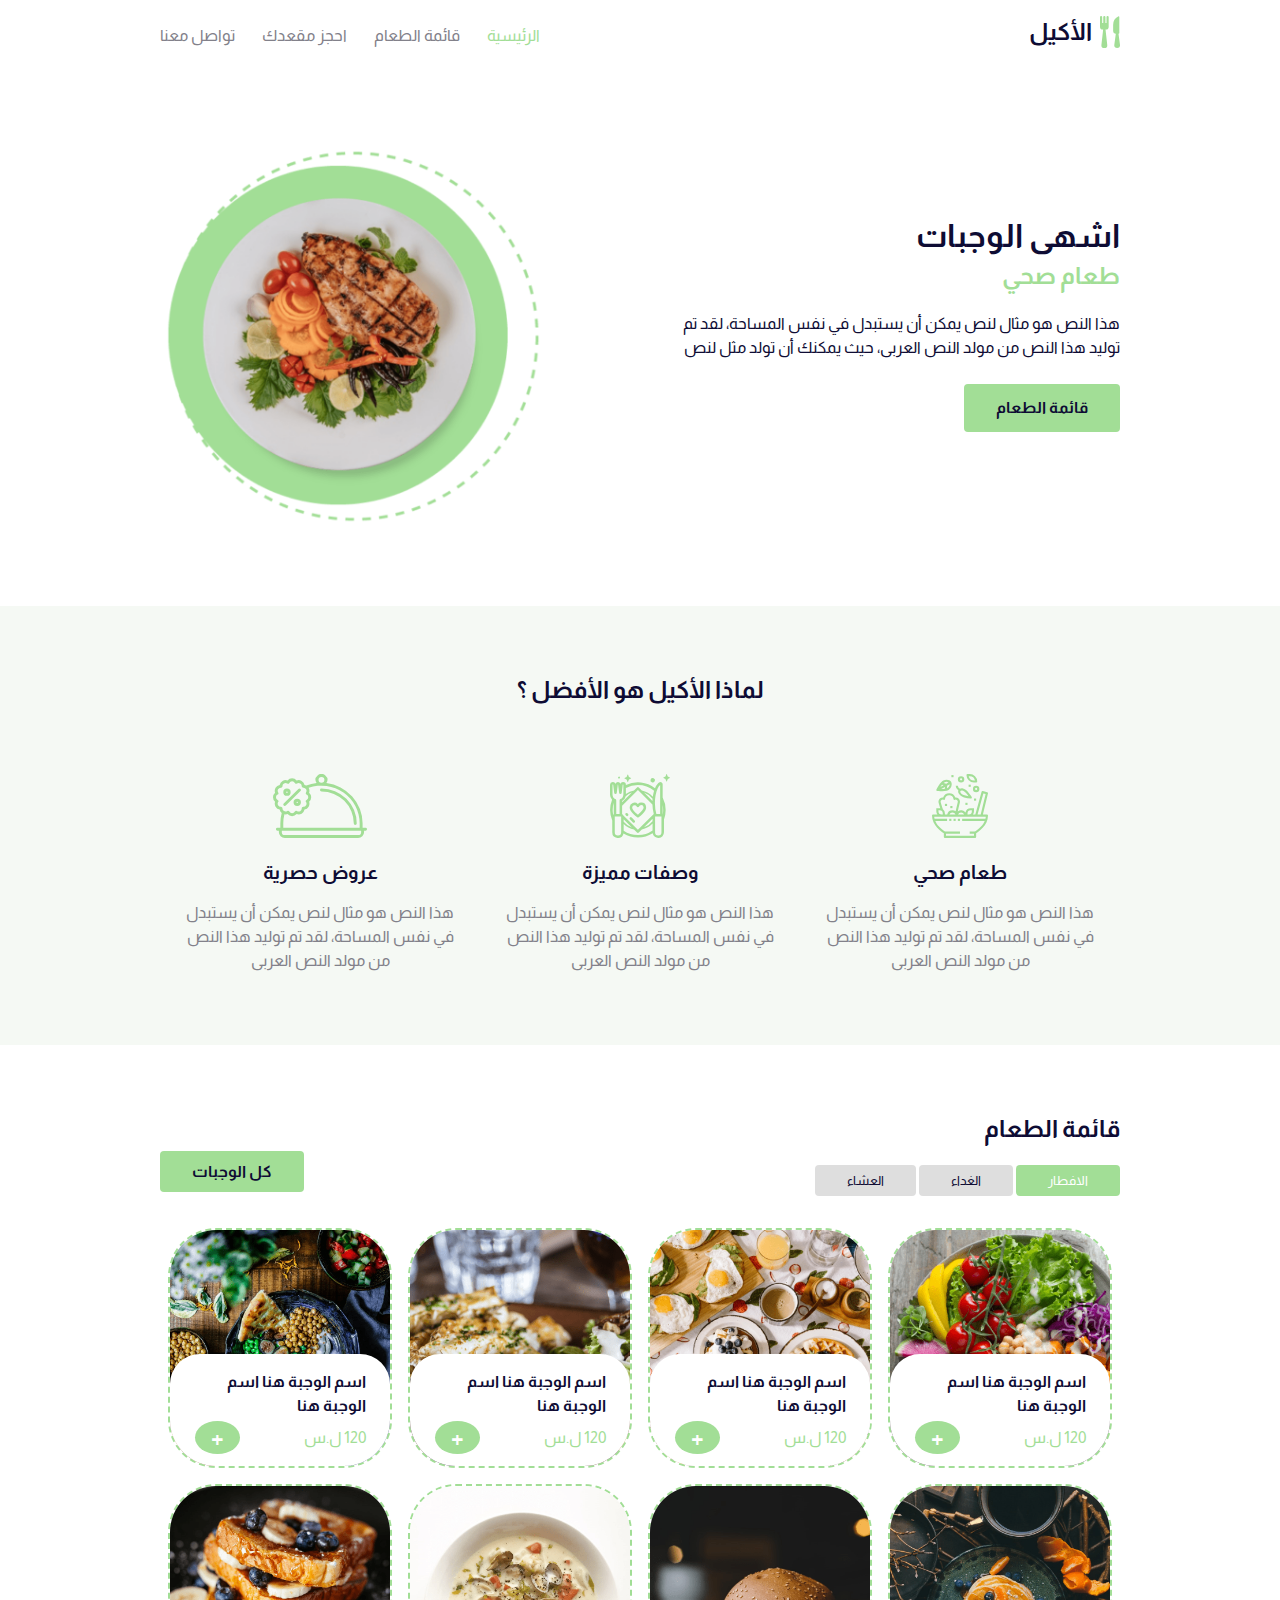
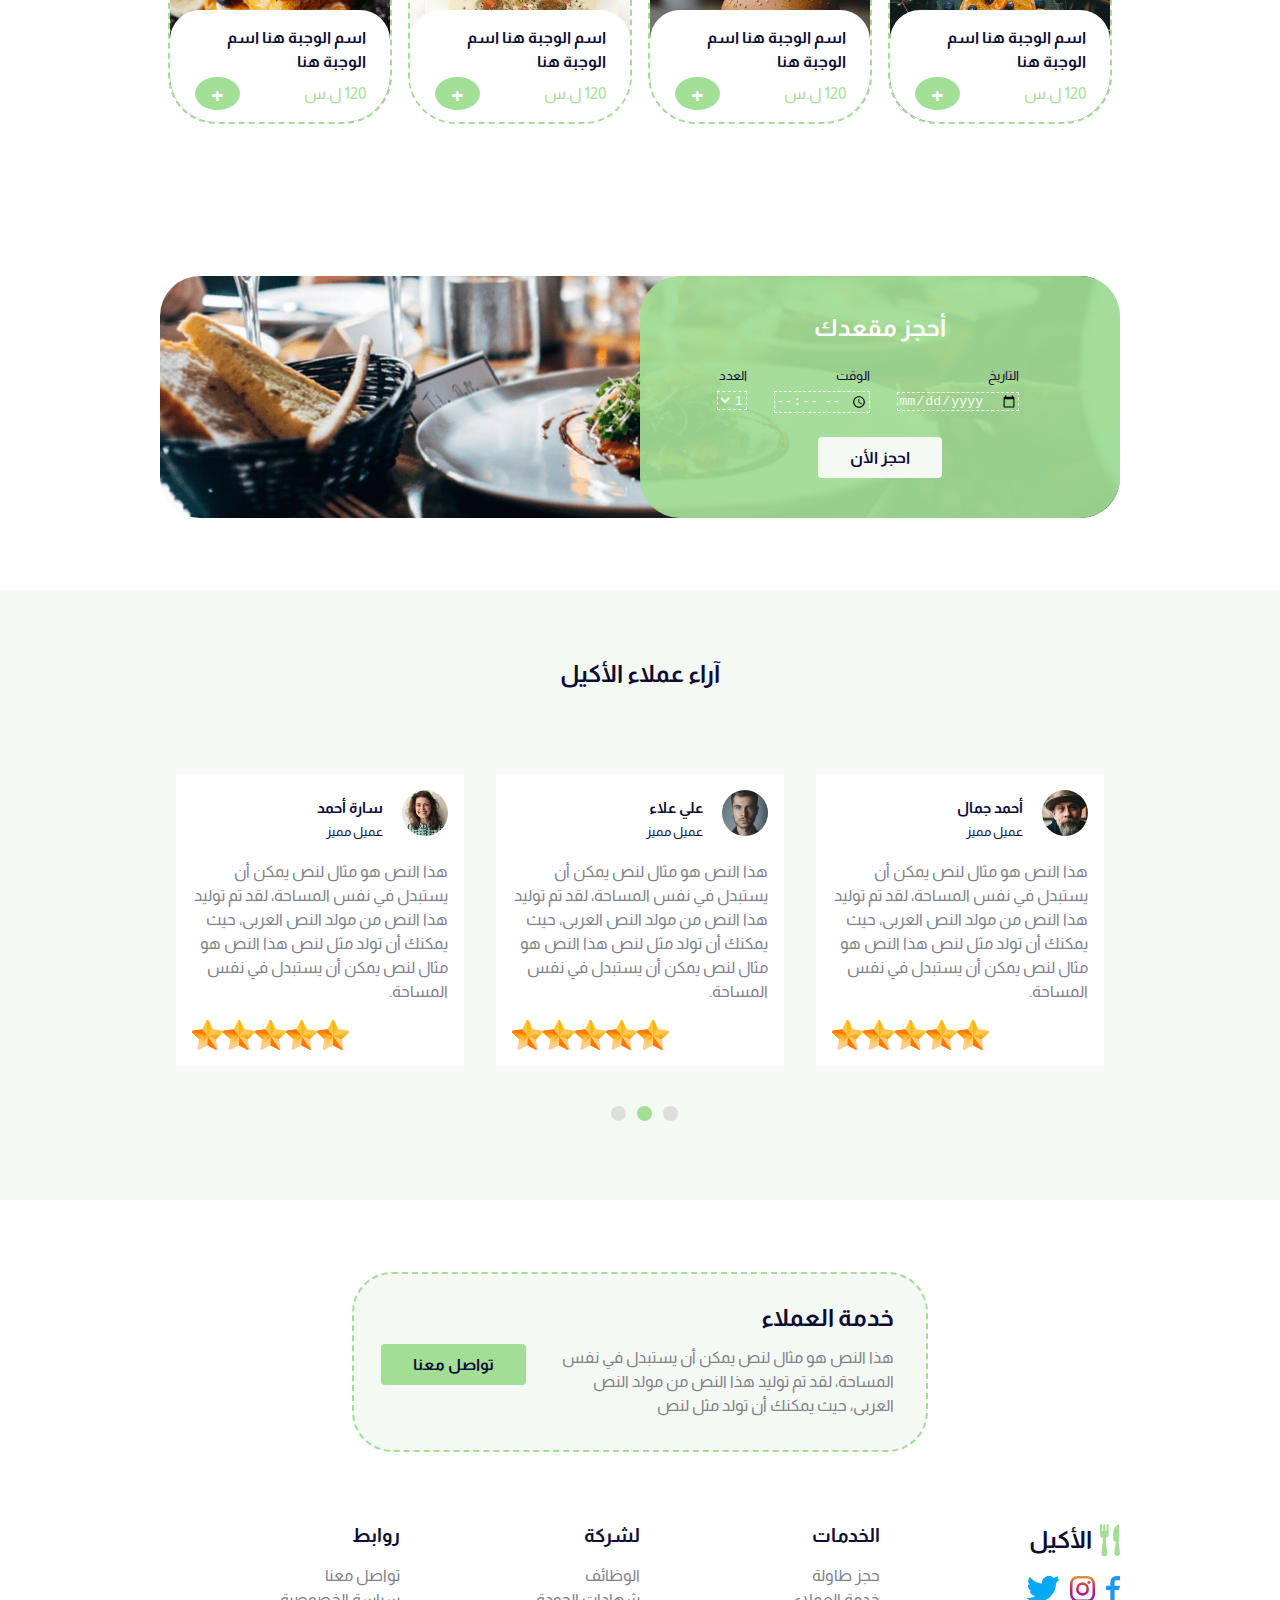
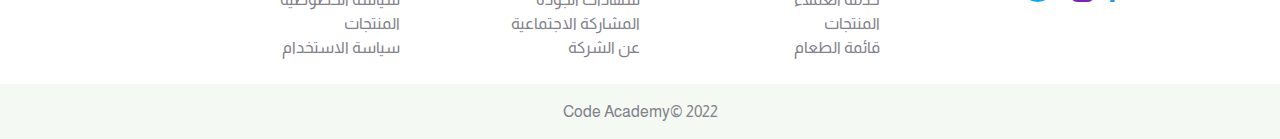
<file: index.html>
<!DOCTYPE html>
<html lang="ar" dir="rtl">

<head>
    <meta charset="UTF-8">
    <meta http-equiv="X-UA-Compatible" content="IE=edge">
    <meta name="viewport" content="width=device-width, initial-scale=1.0">
    <!-- Font included -->
    <link rel="preconnect" href="https://fonts.googleapis.com">
    <link rel="preconnect" href="https://fonts.gstatic.com" crossorigin>
    <link href="https://fonts.googleapis.com/css2?family=Almarai:wght@400;700&display=swap" rel="stylesheet">
    <!-- Style included -->
    <link rel="stylesheet" href="style/style.css">
    <title>Resturant 2</title>
</head>

<body>
    <!-- header -->
    <header>
        <div class="container">
            <nav>
                <div class="logo">
                    <img src="/icons/fork-and-knife.svg" alt="">
                    الأكيل
                </div>
                <ul>
                    <li><a href="#head" class="active">الرئيسية</a></li>
                    <li><a href="#menu">قائمة الطعام</a></li>
                    <li><a href="#cta">احجز مقعدك</a></li>
                    <li><a href="#contact">تواصل معنا</a></li>
                </ul>
            </nav>
        </div>
    </header>

    <!-- start main -->
    <main>

        <!-- start section head -->
        <section class="head">
            <div class="container">
                <div class="row">
                    <div class="col-1-2">
                        <div class="head-info">
                            <h1>اشهى الوجبات</h1>
                            <h2>طعام صحي</h2>
                            <p>هذا النص هو مثال لنص يمكن أن يستبدل في نفس المساحة، لقد تم توليد هذا
                                النص من مولد النص
                                العربى، حيث يمكنك أن تولد مثل لنص</p>
                            <a href="#" class="btn">قائمة الطعام</a>
                        </div>
                    </div>
                    <div class="col-1-2 ">
                        <img src="images/dish.png" alt="">
                    </div>
                </div>
            </div>
        </section>
        <!-- end section head -->

        <!-- start section advanta -->
        <section id="advanta">
            <div class="container">
                <h2>لماذا الأكيل هو الأفضل ؟</h2>
                <div class="row">
                    <!-- start col -->
                    <div class="col-1-3 icon">
                        <img src="icons/adv-1-icon.svg" alt="icon">
                        <h3>طعام صحي</h3>
                        <p>هذا النص هو مثال لنص يمكن أن يستبدل في نفس المساحة، لقد تم توليد هذا النص من مولد النص
                            العربى</p>
                    </div>
                    <!-- end col -->

                    <!-- start col -->
                    <div class="col-1-3 icon">
                        <img src="icons/adv-2-icon.svg" alt="icon">
                        <h3>وصفات مميزة</h3>
                        <p>هذا النص هو مثال لنص يمكن أن يستبدل في نفس المساحة، لقد تم توليد هذا النص من مولد النص
                            العربى</p>
                    </div>
                    <!-- end col -->

                    <!-- start col -->
                    <div class="col-1-3 icon">
                        <img src="icons/adv-3-icon.svg" alt="icon">
                        <h3>عروض حصرية</h3>
                        <p>هذا النص هو مثال لنص يمكن أن يستبدل في نفس المساحة، لقد تم توليد هذا النص من مولد النص
                            العربى</p>
                    </div>
                    <!-- end col -->

                </div>
            </div>
        </section>
        <!-- end section advanta -->

        <!-- start section menu -->
        <section id="menu">
            <div class="container">
                <h2>قائمة الطعام</h2>
               <div class="filter">
                    <div class="menu-filter">
                        <button class="btn btn-small active">الافطار</button>
                        <button class="btn btn-small">الغداء</button>
                        <button class="btn btn-small">العشاء</button>
                    </div>
                    <div class="btn-left">
                        <button class="btn ">كل الوجبات</button>
                    </div>
               </div>

                <div class="row menu-product">

                    <!-- start col -->
                    <div class="col-1-4 ">
                       <div class="Product">
                            <img src="images/menu-1.png" alt="">
                            <div class="product-info">
                                <h3>اسم الوجبة هنا اسم الوجبة هنا</h3>
                                <span>120 ل.س</span>
                                <button>+</button>
                            </div>
                       </div>
                    </div>
                    <!-- end col -->

                    <!-- start col -->
                    <div class="col-1-4 ">
                        <div class="Product">
                            <img src="images/menu-2.png" alt="">
                            <div class="product-info">
                                <h3>اسم الوجبة هنا اسم الوجبة هنا</h3>
                                <span>120 ل.س</span>
                                <button class="btn-product">+</button>
                            </div>
                        </div>
                    </div>
                    <!-- end col -->

                    <!-- start col -->
                    <div class="col-1-4 ">
                       <div class="Product">
                            <img src="images/menu-3.png" alt="">
                            <div class="product-info">
                                <h3>اسم الوجبة هنا اسم الوجبة هنا</h3>
                                <span>120 ل.س</span>
                                <button class="btn-product">+</button>
                            </div>
                       </div>
                    </div>
                    <!-- end col -->

                    <!-- start col -->
                    <div class="col-1-4 ">
                        <div class="Product">
                            <img src="images/menu-4.png" alt="">
                            <div class="product-info">
                                <h3>اسم الوجبة هنا اسم الوجبة هنا</h3>
                                <span>120 ل.س</span>
                                <button class="btn-product">+</button>
                            </div>
                        </div>
                    </div>
                    <!-- end col -->

                    <!-- start col -->
                    <div class="col-1-4 ">
                        <div class="Product">
                            <img src="images/menu-5.png" alt="">
                            <div class="product-info">
                                <h3>اسم الوجبة هنا اسم الوجبة هنا</h3>
                                <span>120 ل.س</span>
                                <button class="btn-product">+</button>
                            </div>
                        </div>
                    </div>
                    <!-- end col -->

                    <!-- start col -->
                    <div class="col-1-4 ">
                        <div class="Product">
                            <img src="images/menu-6.png" alt="">
                            <div class="product-info">
                                <h3>اسم الوجبة هنا اسم الوجبة هنا</h3>
                                <span>120 ل.س</span>
                                <button class="btn-product">+</button>
                            </div>
                        </div>
                    </div>
                    <!-- end col -->

                    <!-- start col -->
                    <div class="col-1-4 ">
                        <div class="Product">
                            <img src="images/menu-7.png" alt="">
                            <div class="product-info">
                                <h3>اسم الوجبة هنا اسم الوجبة هنا</h3>
                                <span>120 ل.س</span>
                                <button class="btn-product">+</button>
                            </div>
                        </div>
                    </div>
                    <!-- end col -->

                    <!-- start col -->
                    <div class="col-1-4 ">
                        <div class="Product">
                            <img src="images/menu-8.png" alt="">
                            <div class="product-info">
                                <h3>اسم الوجبة هنا اسم الوجبة هنا</h3>
                                <span>120 ل.س</span>
                                <button class="btn-product">+</button>
                            </div>
                        </div>
                    </div>
                    <!-- end col -->

                </div>
            </div>
        </section>
        <!-- start section menu -->

        <!-- start section cta -->
        <section id="cta">
            <div class="container">
                <div class="book">
                    <div class="book-box">
                        <div class="book-cta">
                            <h2>أحجز مقعدك</h2>
                            <form>
                                <div class="form-group">
                                    <label for="date">التاريخ</label>
                                    <input type="date" name="date" id="date">
                                </div>

                                <div class="form-group">
                                    <label for="time">الوقت</label>
                                    <input type="time" name="time" id="time">
                                </div>

                                <div class="form-group">
                                    <label for="number">العدد</label>
                                    <select name="number" id="number">
                                        <option value="1">1</option>
                                        <option value="2">2</option>
                                        <option value="3">3</option>
                                        <option value="4">4</option>
                                        <option value="5">5</option>
                                    </select>
                                </div>
                            </form>
                            <button class="btn">احجز الأن</button>

                        </div>
                    </div>
                </div>
            </div>
        </section>
        <!-- start section cta -->

        <!-- start section reviews -->
        <section id="reviews">
            <div class="container">
                <h2>آراء عملاء الأكيل</h2>
                <div class="row user">

                    <!-- start col -->
                    <div class="col-1-3 ">
                        <div class="reviews">
                            <div class="info">
                                <img src="images/user1.png" alt="user">
                                <div class="user-data">
                                    <h3>أحمد جمال</h3>
                                    <p>عميل مميز</p>
                                </div>
                            </div>
                            <p class="text">هذا النص هو مثال لنص يمكن أن يستبدل في نفس المساحة، لقد تم توليد هذا النص من مولد النص
                                العربى، حيث يمكنك أن تولد مثل لنص هذا النص هو مثال لنص يمكن أن يستبدل في نفس المساحة.</p>
                            <div class="star">
                                <img src="icons/star.svg" alt="">
                                <img src="icons/star.svg" alt="">
                                <img src="icons/star.svg" alt="">
                                <img src="icons/star.svg" alt="">
                                <img src="icons/star.svg" alt="">
                            </div>
                        </div>
                    </div>
                    <!-- end col -->

                    <!-- start col -->
                    <div class="col-1-3 ">
                        <div class="reviews">
                            <div class="info">
                                <img src="images/user2.png" alt="user">
                                <div class="user-data">
                                    <h3>علي علاء</h3>
                                    <p>عميل مميز</p>
                                </div>
                            </div>
                            <p class="text">هذا النص هو مثال لنص يمكن أن يستبدل في نفس المساحة، لقد تم توليد هذا النص من مولد النص
                                العربى، حيث يمكنك أن تولد مثل لنص هذا النص هو مثال لنص يمكن أن يستبدل في نفس المساحة.</p>
                            <div class="star">
                                <img src="icons/star.svg" alt="">
                                <img src="icons/star.svg" alt="">
                                <img src="icons/star.svg" alt="">
                                <img src="icons/star.svg" alt="">
                                <img src="icons/star.svg" alt="">
                            </div>
                        </div>
                    </div>
                    <!-- end col -->

                    <!-- start col -->
                    <div class="col-1-3 ">
                        <div class="reviews">
                            <div class="info">
                                <img src="images/user3.png" alt="user">
                                <div class="user-data">
                                    <h3>سارة أحمد</h3>
                                    <p>عميل مميز</p>
                                </div>
                            </div>
                            <p class="text">هذا النص هو مثال لنص يمكن أن يستبدل في نفس المساحة، لقد تم توليد هذا النص من مولد النص
                                العربى، حيث يمكنك أن تولد مثل لنص هذا النص هو مثال لنص يمكن أن يستبدل في نفس المساحة.</p>
                            <div class="star">
                                <img src="icons/star.svg" alt="">
                                <img src="icons/star.svg" alt="">
                                <img src="icons/star.svg" alt="">
                                <img src="icons/star.svg" alt="">
                                <img src="icons/star.svg" alt="">
                            </div>
                        </div>
                    </div>
                    <!-- end col -->

                </div>
                <div class="three-dotes">
                    <span></span>
                    <span class="active"></span>
                    <span></span>
                </div>
            </div>
        </section>
        <!-- start section reviews -->

        <!-- start section contact -->
        <section id="contact">
            <div class="container">
                <div class="contact">
                    <div class="contact-info">
                        <h2>خدمة العملاء</h2>
                        <p>هذا النص هو مثال لنص يمكن أن يستبدل في نفس المساحة، لقد تم توليد هذا النص من مولد النص
                            العربى، حيث يمكنك أن تولد مثل لنص</p>
                    </div>
                    <button class="btn">تواصل معنا</button>
                </div>
            </div>
        </section>
        <!-- start section contact -->

    </main>
    <!-- end main -->

    <footer>
        <div class="footer-link">
            <div class="container">
                <div class="row">
                    <!-- start col -->
                    <div class="col-1-4">
                        <div class="logo">
                            <img src="icons/fork-and-knife.svg" alt="">
                            الأكيل
                        </div>
                        <div class="social-links">
                            <a href="#"><img src="icons/facebook.svg" alt="icon"></a>
                            <a href="#"><img src="icons/instagram.svg" alt="icon"></a>
                            <a href="#"><img src="icons/twitter.svg" alt="icon"></a>
                        </div>
                    </div>
                    <!-- end col -->

                    <!-- start col -->
                    <div class="col-1-4">
                        <h3>الخدمات</h3>
                        <ul>
                            <li><a href="">حجز طاولة</a></li>
                            <li><a href="">خدمة العملاء</a></li>
                            <li><a href="">المنتجات</a></li>
                            <li><a href="">قائمة الطعام</a></li>
                        </ul>
                    </div>
                    <!-- end col -->

                    <!-- start col -->
                    <div class="col-1-4">
                        <h3>لشركة</h3>
                        <ul>
                            <li><a href="">الوظائف</a></li>
                            <li><a href="">شهادات الجودة</a></li>
                            <li><a href="">المشاركة الاجتماعية</a></li>
                            <li><a href="">عن الشركة</a></li>
                        </ul>
                    </div>
                    <!-- end col -->

                    <!-- start col -->
                    <div class="col-1-4">
                        <h3>روابط</h3>
                        <ul>
                            <li><a href="">تواصل معنا</a></li>
                            <li><a href="">سياسة الخصوصية</a></li>
                            <li><a href="">المنتجات</a></li>
                            <li><a href="">سياسة الاستخدام</a></li>
                        </ul>
                    </div>
                    <!-- end col -->

                </div>
            </div>
        </div>
        <div class="footer-copy">
            <p>
                2022 &copy;<a href="https://code.net">Code Academy </a> 
            </p>
        </div>
    </footer>
</body>

</html>
</file>
<file: style/style.css>
/* 
bgcolor : #fff
bglight : #f5f9f4
textDark : #0E0C34
textLight : #82818A
gray : #DEDEDE
primary : #A2DE96
 */

 /****** general ******/
 *{
     box-sizing: border-box;
     margin: 0;
     padding: 0;
 }
 body{
    font-family: 'Almarai', sans-serif;
    font-size: 100%;  
    line-height: 1.5em;
    color: #0E0C34;
 }
 button{
    font-family: 'Almarai', sans-serif;
 }
 ul{
     list-style: none;
 }
 a{
     text-decoration: none;
     color: #0E0C34;
     display: inline-block;
 }
 a:hover{
     color: #A2DE96;
 }

/****** utilites ******/ 
.btn{
    padding: 0.75rem 2rem;
    font-weight: bold;
    font-size: 1rem;
    color: #0E0C34;
    border: none;
    background-color: #A2DE96;
    border-radius: 4px;
}
.btn:hover ,
.btn-small:hover{
    color: #fff;
    background-color: #77a36e;
    cursor: pointer;
}
.btn-small{
    background-color:#DEDEDE ;
    font-size: small;
    font-weight: 500;
    padding: 0.5rem 2rem;
}
.btn-small.active{
    background-color: #A2DE96;
    color: #fff;
}
section{
    padding: 4.5rem 0;
    
}
.container{
    width: 960px;
    margin: 0 auto;
}
.row{
    /* overflow: hidden; */
    display: flex;
    flex-wrap: wrap;
}
.col-1-2,
.col-1-3,
.col-1-4{
    /* float: right; */
}
.col-1-2{
    /* width: 50%; */
    flex-grow: 1;
    flex-basis: calc(100% /2);
}
.col-1-3{
    /* width: 33.3%; */
    flex-grow: 1;
    flex-basis: calc(100% /3);
}
.col-1-4{
    /* width: 25%; */
    flex-grow: 1;
    flex-basis: calc(100% /4);
}

/****** header ******/ 
header{
    padding: 1rem;
}
header .logo{
    font-size: 1.5rem;
    font-weight: bold;
    display: inline-block;
}
header img{
    height: 2rem;
    margin-bottom: -0.5rem;
    margin-left: 0.25rem;
}
header nav{
    display: flex;
    justify-content: space-between;
}
header ul{
    /* float: left; */
}
header ul li{
    display: inline-block;
    margin-right: 1.5rem;
    padding: 0.5rem 0;
}
header ul li a{
    color:#82818a ;
}
a.active{
    color: #A2DE96;
}

/****** head ******/ 
.head h1{
    font-size: 2rem;
}
.head .head-info{
    padding-top: 5rem;
}
.head .head-info h2{
    color: #A2DE96;
    margin-top: 1rem;
}
.head .head-info p{
    margin: 1.5rem 0;
    padding-left: 1rem;
}
.head img{
    width: 80%;
    margin-right: 20%;
}

/****** advanta ******/ 
#advanta {
    background-color: #f5f9f4;
    text-align: center;
}
#advanta h2{
    padding-bottom: 4.5rem;
}
#advanta .icon{
    padding: 0 1rem;
}
#advanta .icon img{
    height: 4rem;
}
#advanta .icon h3{
    margin: 1rem 0;
}
#advanta .icon p{
    color: #82818a;
}

/****** menu ******/ 
#menu .menu-filter{
    margin: 1.5rem 0;
    display: inline-block;
}
#menu .filter{
    display: flex;
    justify-content: space-between;
}
#menu .btn-left{
    /* float: left; */
    margin-top: 10px;
}
#menu .Product{
    border: 2px dashed #A2DE96;
    margin: 0.5rem;
    height: 15rem;
    border-radius: 3rem;
    overflow: hidden;
    position: relative;
}
#menu .Product img{
    width: 100%;
}
#menu .product-info{
    position: absolute;
    bottom: 0;
    background-color: #fff;
    border-radius: 30px;
    padding: 1rem 1.5rem;
}
#menu .product-info h3{
    font-size: 1rem;
}
#menu .product-info span{
    color: #A2DE96;
    display:inline-block;
    margin-top: 0.5rem;
}

#menu .product-info button{
    padding: 0.2rem 1rem;
    border: none;
    background-color: #A2DE96;
    border-radius: 50%;
    font-weight: bolder;
    font-size: 1.5rem;
    position: absolute;
    left: 25px;
    bottom: 12px;
    color: #fff;
}

/****** cta ******/
.book{
    background-image: url(/images/reservation.png);
    background-position: center center;
    background-size: cover;
    border-radius: 40px;
}
.book .book-box{
    width: 50%;
    background-color: #a2de96ed;
    border-radius: 40px;
}
.book .book-box .book-cta{
    padding: 2.5rem;
    text-align: center;
}
.book .book-box .book-cta h2{
    color: #fff;
    margin-bottom: 1.5rem;
}
.book .book-box .book-cta .form-group{
    display: inline-block;
    margin-right: 1.5rem;
}
.book-cta .form-group label{
    font-size: small;
    display: block;
    text-align: right;
}
.book-cta .form-group input,
.book-cta .form-group select{
    background-color: transparent;
    border: 1px dashed #fff;
    color: #f5f9f4;
}
.book .book-box .book-cta button{
    background-color: #f5f9f4;
    margin-top: 1.5rem;

}

/****** reviews ******/
#reviews{
    background-color: #f5f9f4;
}
#reviews h2{
    text-align: center;
    padding-bottom: 4.5rem;
}
#reviews .reviews{
    background-color: #fff;
    margin: 1rem;
    padding: 1rem;
    overflow: auto;
}
#reviews .reviews .info img{
    width: 18%;
    border-radius: 50%;

}
#reviews .reviews .info .user-data{
    display: inline-block;
    margin-right: 1rem;
    font-size: small;
}
#reviews .reviews .text{
    margin: 1rem 0;
    color: #82818a;
}
#reviews .reviews .star{
    display: flex;
    justify-content: end;
}
#reviews .three-dotes{
    text-align: center;
}
#reviews .three-dotes span {
    display: inline-block;
    width: 15px;
    height: 15px;
    background-color: #DEDEDE;
    border-radius: 50%;
    margin-top: 1.5rem;
    margin-left: 0.5rem;
}
#reviews .three-dotes span.active{
    background-color: #A2DE96;
}

/****** contact ******/
#contact .contact{
    background-color: #f5f9f4;
    width: 60%;
    margin: 0 auto;
    border: 2px dashed #A2DE96;
    border-radius: 40px;
    position: relative;
}
#contact .contact .contact-info{
    display: inline-block;
    width: 70%;
    padding: 2rem;
}
#contact .contact .contact-info p{
    margin-top: 1rem;
    color: #82818a;
}
#contact .contact button{
    position: absolute;
    top: 70px;
}

/****** footer-link ******/
footer .footer-link .logo{
    font-size: 1.5rem;
    font-weight: bold;
    margin-bottom: 1.5rem;
}
footer .footer-link .logo img{
    height: 2rem;
    margin-bottom: -0.5rem;
    margin-left: 0.25rem;
}
footer .footer-link .col-1-4 .social-links a{
    height: 1.25rem;
    margin-left: 0.5rem;
}
footer .footer-link .col-1-4 h3{
    margin-bottom: 1rem;
}
footer .footer-link .col-1-4 ul li a{
    color: #82818a;
}
footer .footer-copy{
    background-color: #f5f9f4;
    padding: 1rem;
    text-align: center;
    margin-top: 1.5rem;
    color: #82818a;
}
footer .footer-copy a{
    color: #82818a;
}
</file>
